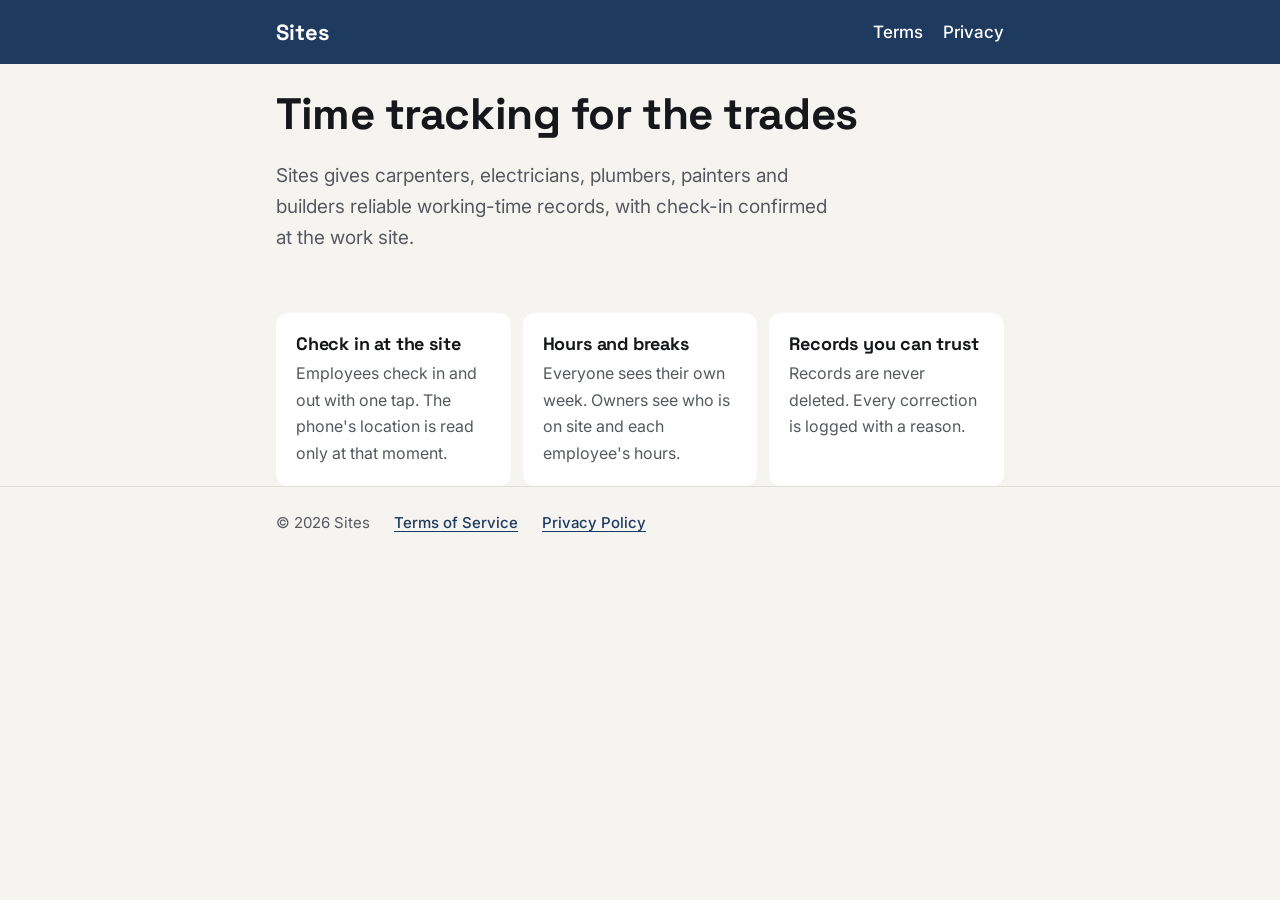
<file: index.html>
<!doctype html>
<html lang="en">
<head>
<meta charset="utf-8">
<meta name="viewport" content="width=device-width, initial-scale=1">
<title>Sites – Time tracking for the trades</title>
<meta name="description" content="Sites is simple time tracking for trade businesses, with GPS-verified check-in at the work site.">
<meta name="theme-color" content="#1F3A5F">
<link rel="preconnect" href="https://fonts.googleapis.com">
<link rel="preconnect" href="https://fonts.gstatic.com" crossorigin>
<link href="https://fonts.googleapis.com/css2?family=Inter:wght@400;500;600&family=Space+Grotesk:wght@700&display=swap" rel="stylesheet">
<link rel="stylesheet" href="style.css">
</head>
<body>
<header>
  <div class="wrap">
    <a class="brand" href="./">Sites</a>
    <nav><a href="terms/">Terms</a><a href="privacy/">Privacy</a></nav>
  </div>
</header>
<main class="wrap">
  <section class="hero">
    <h1>Time tracking for the trades</h1>
    <p>Sites gives carpenters, electricians, plumbers, painters and builders reliable working-time records, with check-in confirmed at the work site.</p>
  </section>
  <div class="cards">
    <div class="card"><h3>Check in at the site</h3><p>Employees check in and out with one tap. The phone's location is read only at that moment.</p></div>
    <div class="card"><h3>Hours and breaks</h3><p>Everyone sees their own week. Owners see who is on site and each employee's hours.</p></div>
    <div class="card"><h3>Records you can trust</h3><p>Records are never deleted. Every correction is logged with a reason.</p></div>
  </div>
</main>
<footer>
  <div class="wrap">
    <span>© 2026 Sites</span>
    <a href="terms/">Terms of Service</a>
    <a href="privacy/">Privacy Policy</a>
  </div>
</footer>
</body>
</html>
</file>
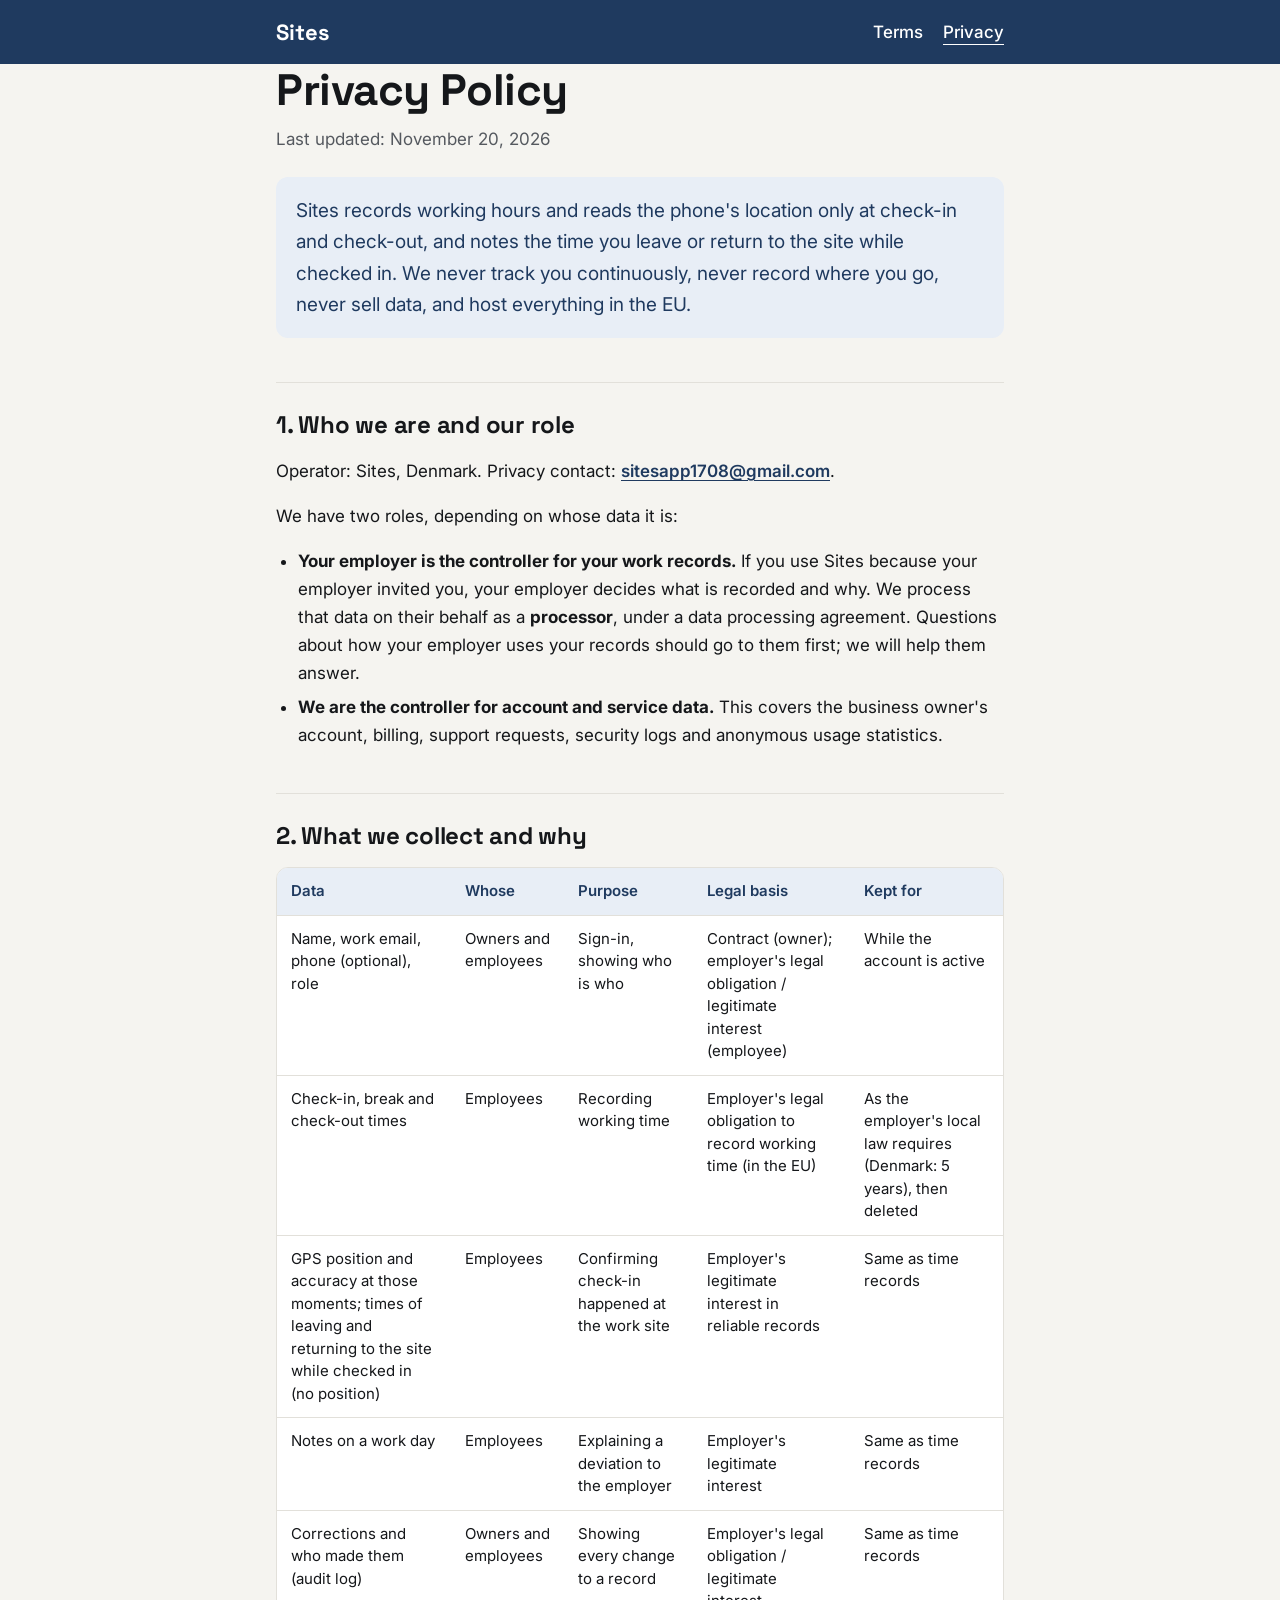
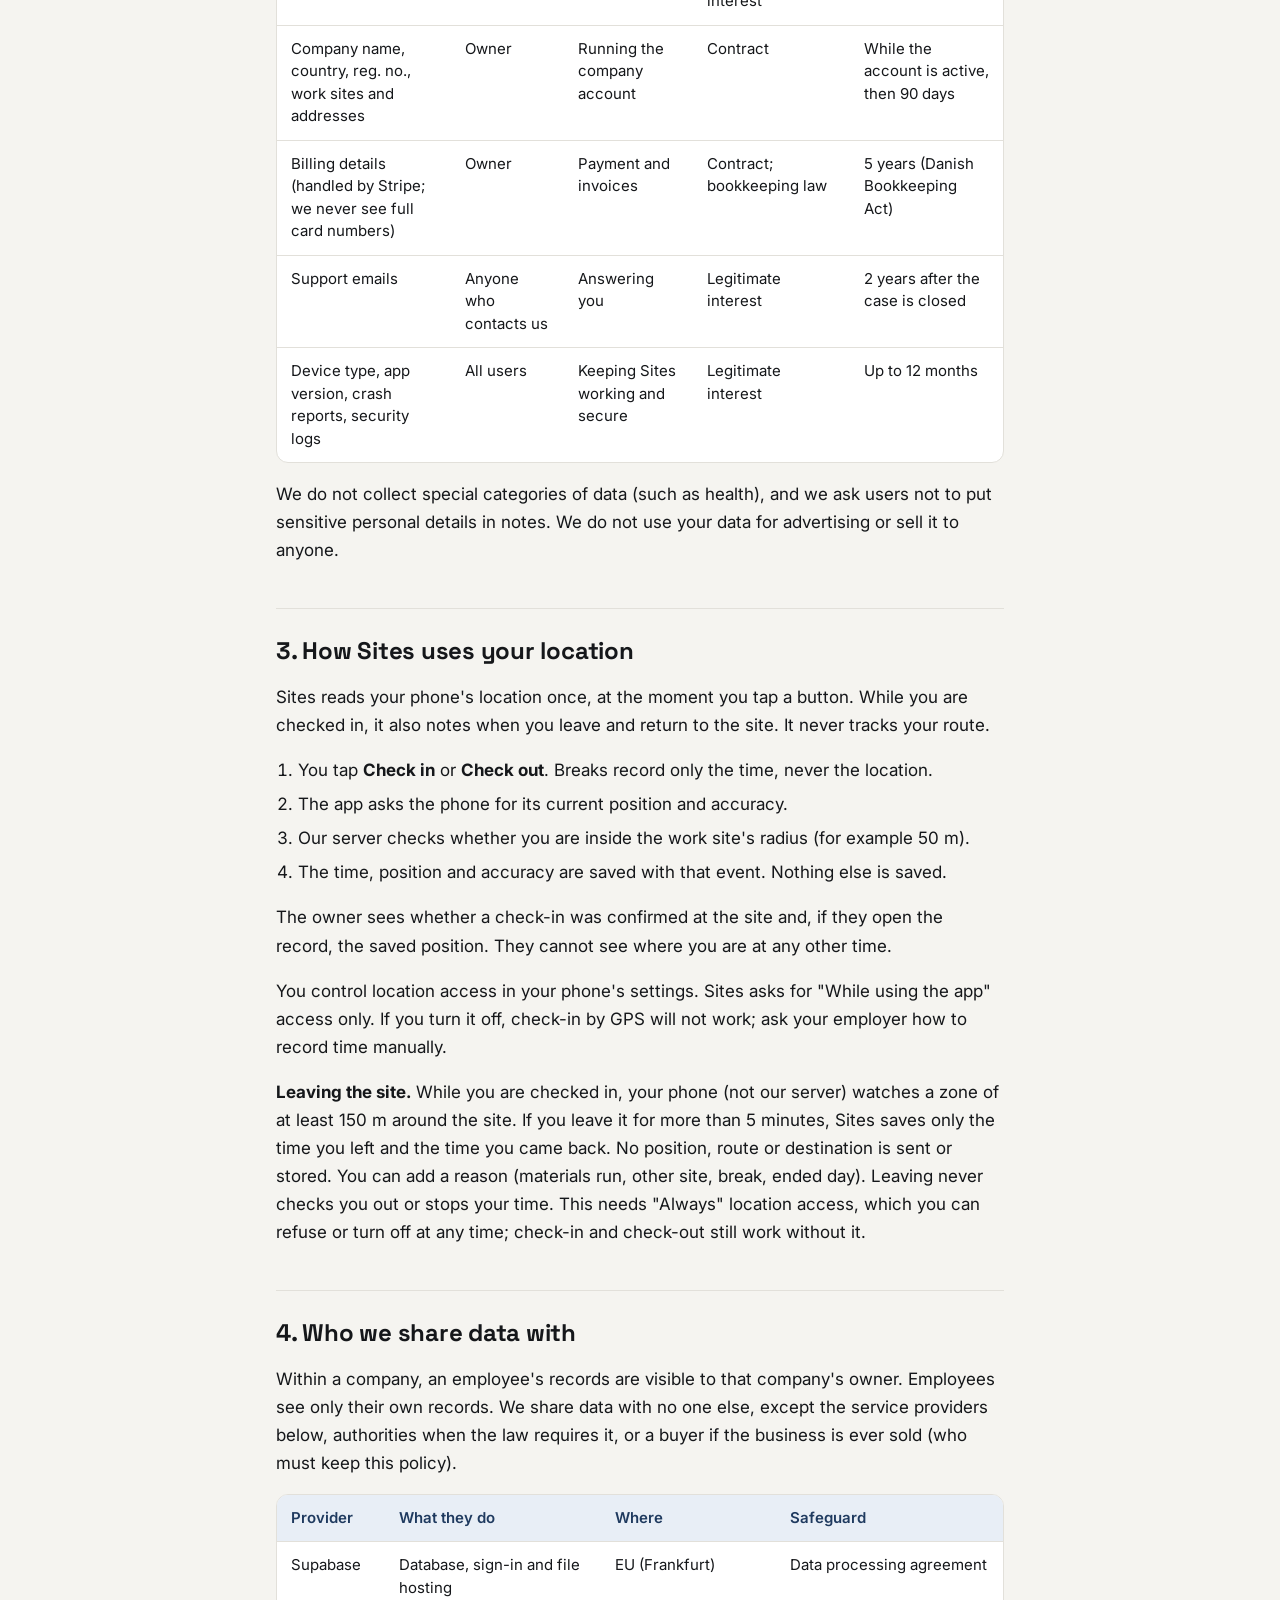
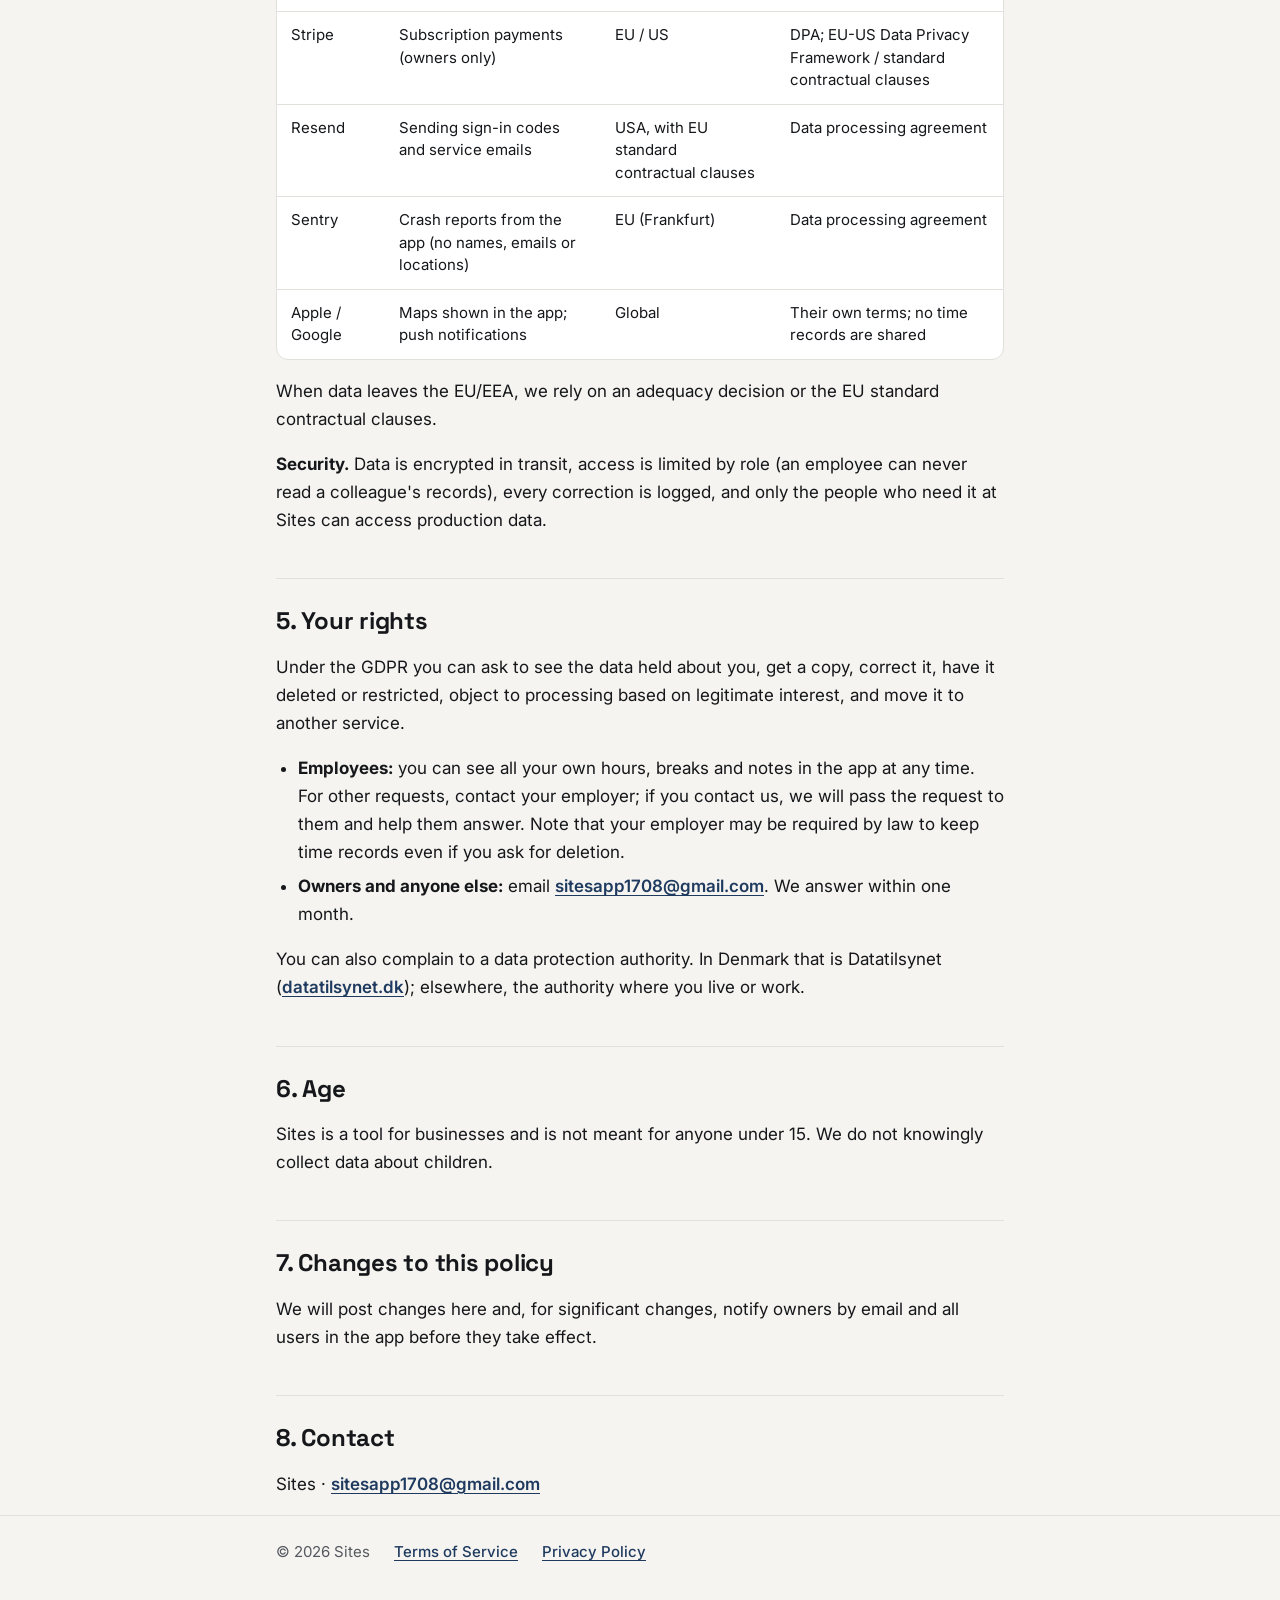
<file: privacy/index.html>
<!doctype html>
<html lang="en">
<head>
<meta charset="utf-8">
<meta name="viewport" content="width=device-width, initial-scale=1">
<title>Privacy Policy – Sites</title>
<meta name="description" content="What Sites records, why, who can see it, and your rights.">
<meta name="theme-color" content="#1F3A5F">
<link rel="preconnect" href="https://fonts.googleapis.com">
<link rel="preconnect" href="https://fonts.gstatic.com" crossorigin>
<link href="https://fonts.googleapis.com/css2?family=Inter:wght@400;500;600&family=Space+Grotesk:wght@700&display=swap" rel="stylesheet">
<link rel="stylesheet" href="../style.css">
</head>
<body>
<header>
  <div class="wrap">
    <a class="brand" href="../">Sites</a>
    <nav><a href="../terms/">Terms</a><a href="./" aria-current="page">Privacy</a></nav>
  </div>
</header>
<main class="wrap">
<h1>Privacy Policy</h1>
<p class="updated">Last updated: November 20, 2026</p>

<p class="lead">Sites records working hours and reads the phone's location only at check-in and check-out, and notes the time you leave or return to the site while checked in. We never track you continuously, never record where you go, never sell data, and host everything in the EU.</p>

<h2>1. Who we are and our role</h2>
<p>Operator: Sites, Denmark. Privacy contact: <a href="mailto:sitesapp1708@gmail.com">sitesapp1708@gmail.com</a>.</p>
<p>We have two roles, depending on whose data it is:</p>
<ul>
  <li><strong>Your employer is the controller for your work records.</strong> If you use Sites because your employer invited you, your employer decides what is recorded and why. We process that data on their behalf as a <strong>processor</strong>, under a data processing agreement. Questions about how your employer uses your records should go to them first; we will help them answer.</li>
  <li><strong>We are the controller for account and service data.</strong> This covers the business owner's account, billing, support requests, security logs and anonymous usage statistics.</li>
</ul>

<h2>2. What we collect and why</h2>
<div class="table">
<table>
  <thead><tr><th>Data</th><th>Whose</th><th>Purpose</th><th>Legal basis</th><th>Kept for</th></tr></thead>
  <tbody>
    <tr><td>Name, work email, phone (optional), role</td><td>Owners and employees</td><td>Sign-in, showing who is who</td><td>Contract (owner); employer's legal obligation / legitimate interest (employee)</td><td>While the account is active</td></tr>
    <tr><td>Check-in, break and check-out times</td><td>Employees</td><td>Recording working time</td><td>Employer's legal obligation to record working time (in the EU)</td><td>As the employer's local law requires (Denmark: 5 years), then deleted</td></tr>
    <tr><td>GPS position and accuracy at those moments; times of leaving and returning to the site while checked in (no position)</td><td>Employees</td><td>Confirming check-in happened at the work site</td><td>Employer's legitimate interest in reliable records</td><td>Same as time records</td></tr>
    <tr><td>Notes on a work day</td><td>Employees</td><td>Explaining a deviation to the employer</td><td>Employer's legitimate interest</td><td>Same as time records</td></tr>
    <tr><td>Corrections and who made them (audit log)</td><td>Owners and employees</td><td>Showing every change to a record</td><td>Employer's legal obligation / legitimate interest</td><td>Same as time records</td></tr>
    <tr><td>Company name, country, reg. no., work sites and addresses</td><td>Owner</td><td>Running the company account</td><td>Contract</td><td>While the account is active, then 90 days</td></tr>
    <tr><td>Billing details (handled by Stripe; we never see full card numbers)</td><td>Owner</td><td>Payment and invoices</td><td>Contract; bookkeeping law</td><td>5 years (Danish Bookkeeping Act)</td></tr>
    <tr><td>Support emails</td><td>Anyone who contacts us</td><td>Answering you</td><td>Legitimate interest</td><td>2 years after the case is closed</td></tr>
    <tr><td>Device type, app version, crash reports, security logs</td><td>All users</td><td>Keeping Sites working and secure</td><td>Legitimate interest</td><td>Up to 12 months</td></tr>
  </tbody>
</table>
</div>
<p>We do not collect special categories of data (such as health), and we ask users not to put sensitive personal details in notes. We do not use your data for advertising or sell it to anyone.</p>

<h2>3. How Sites uses your location</h2>
<p>Sites reads your phone's location once, at the moment you tap a button. While you are checked in, it also notes when you leave and return to the site. It never tracks your route.</p>
<ol>
  <li>You tap <strong>Check in</strong> or <strong>Check out</strong>. Breaks record only the time, never the location.</li>
  <li>The app asks the phone for its current position and accuracy.</li>
  <li>Our server checks whether you are inside the work site's radius (for example 50 m).</li>
  <li>The time, position and accuracy are saved with that event. Nothing else is saved.</li>
</ol>
<p>The owner sees whether a check-in was confirmed at the site and, if they open the record, the saved position. They cannot see where you are at any other time.</p>
<p>You control location access in your phone's settings. Sites asks for "While using the app" access only. If you turn it off, check-in by GPS will not work; ask your employer how to record time manually.</p>
<p><strong>Leaving the site.</strong> While you are checked in, your phone (not our server) watches a zone of at least 150 m around the site. If you leave it for more than 5 minutes, Sites saves only the time you left and the time you came back. No position, route or destination is sent or stored. You can add a reason (materials run, other site, break, ended day). Leaving never checks you out or stops your time. This needs "Always" location access, which you can refuse or turn off at any time; check-in and check-out still work without it.</p>

<h2>4. Who we share data with</h2>
<p>Within a company, an employee's records are visible to that company's owner. Employees see only their own records. We share data with no one else, except the service providers below, authorities when the law requires it, or a buyer if the business is ever sold (who must keep this policy).</p>
<div class="table">
<table>
  <thead><tr><th>Provider</th><th>What they do</th><th>Where</th><th>Safeguard</th></tr></thead>
  <tbody>
    <tr><td>Supabase</td><td>Database, sign-in and file hosting</td><td>EU (Frankfurt)</td><td>Data processing agreement</td></tr>
    <tr><td>Stripe</td><td>Subscription payments (owners only)</td><td>EU / US</td><td>DPA; EU-US Data Privacy Framework / standard contractual clauses</td></tr>
    <tr><td>Resend</td><td>Sending sign-in codes and service emails</td><td>USA, with EU standard contractual clauses</td><td>Data processing agreement</td></tr>
    <tr><td>Sentry</td><td>Crash reports from the app (no names, emails or locations)</td><td>EU (Frankfurt)</td><td>Data processing agreement</td></tr>
    <tr><td>Apple / Google</td><td>Maps shown in the app; push notifications</td><td>Global</td><td>Their own terms; no time records are shared</td></tr>
  </tbody>
</table>
</div>
<p>When data leaves the EU/EEA, we rely on an adequacy decision or the EU standard contractual clauses.</p>
<p><strong>Security.</strong> Data is encrypted in transit, access is limited by role (an employee can never read a colleague's records), every correction is logged, and only the people who need it at Sites can access production data.</p>

<h2>5. Your rights</h2>
<p>Under the GDPR you can ask to see the data held about you, get a copy, correct it, have it deleted or restricted, object to processing based on legitimate interest, and move it to another service.</p>
<ul>
  <li><strong>Employees:</strong> you can see all your own hours, breaks and notes in the app at any time. For other requests, contact your employer; if you contact us, we will pass the request to them and help them answer. Note that your employer may be required by law to keep time records even if you ask for deletion.</li>
  <li><strong>Owners and anyone else:</strong> email <a href="mailto:sitesapp1708@gmail.com">sitesapp1708@gmail.com</a>. We answer within one month.</li>
</ul>
<p>You can also complain to a data protection authority. In Denmark that is Datatilsynet (<a href="https://www.datatilsynet.dk">datatilsynet.dk</a>); elsewhere, the authority where you live or work.</p>

<h2>6. Age</h2>
<p>Sites is a tool for businesses and is not meant for anyone under 15. We do not knowingly collect data about children.</p>

<h2>7. Changes to this policy</h2>
<p>We will post changes here and, for significant changes, notify owners by email and all users in the app before they take effect.</p>

<h2>8. Contact</h2>
<p>Sites · <a href="mailto:sitesapp1708@gmail.com">sitesapp1708@gmail.com</a></p>
</main>
<footer>
  <div class="wrap">
    <span>© 2026 Sites</span>
    <a href="../terms/">Terms of Service</a>
    <a href="./">Privacy Policy</a>
  </div>
</footer>
</body>
</html>
</file>
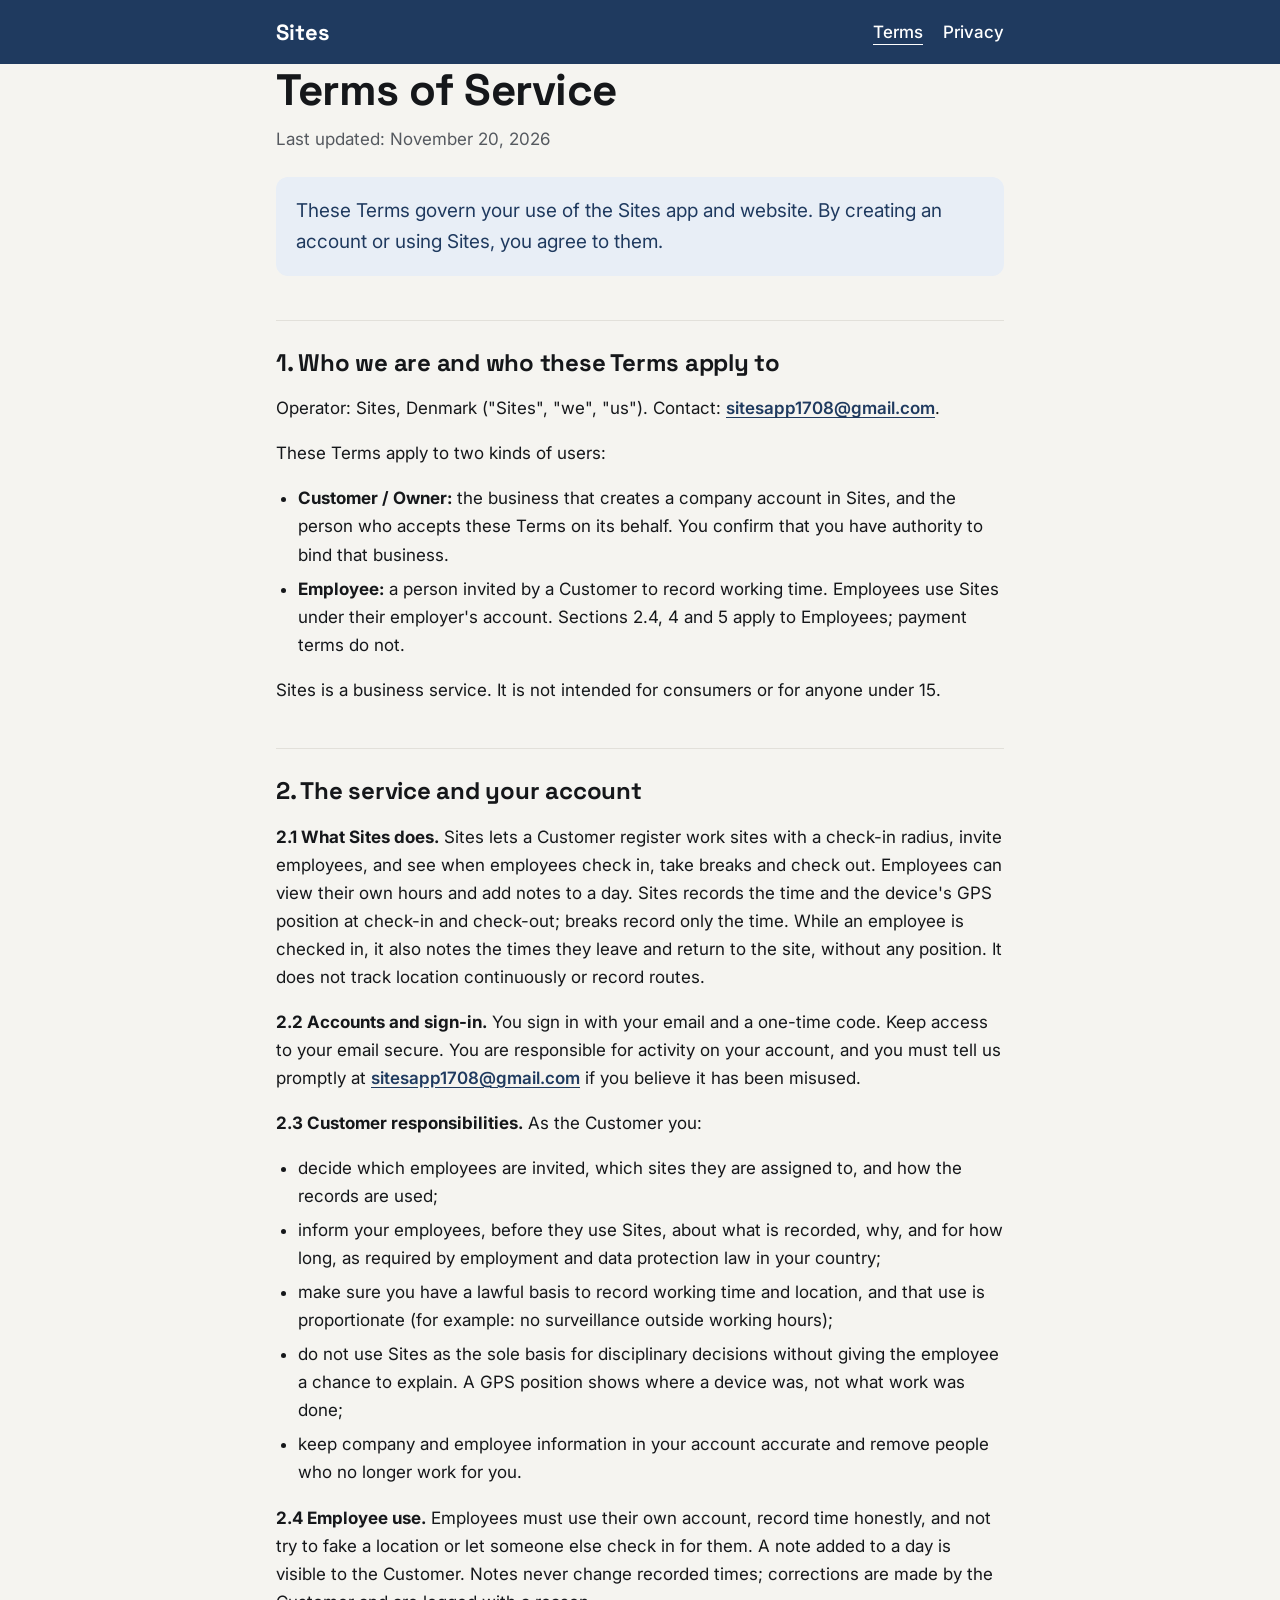
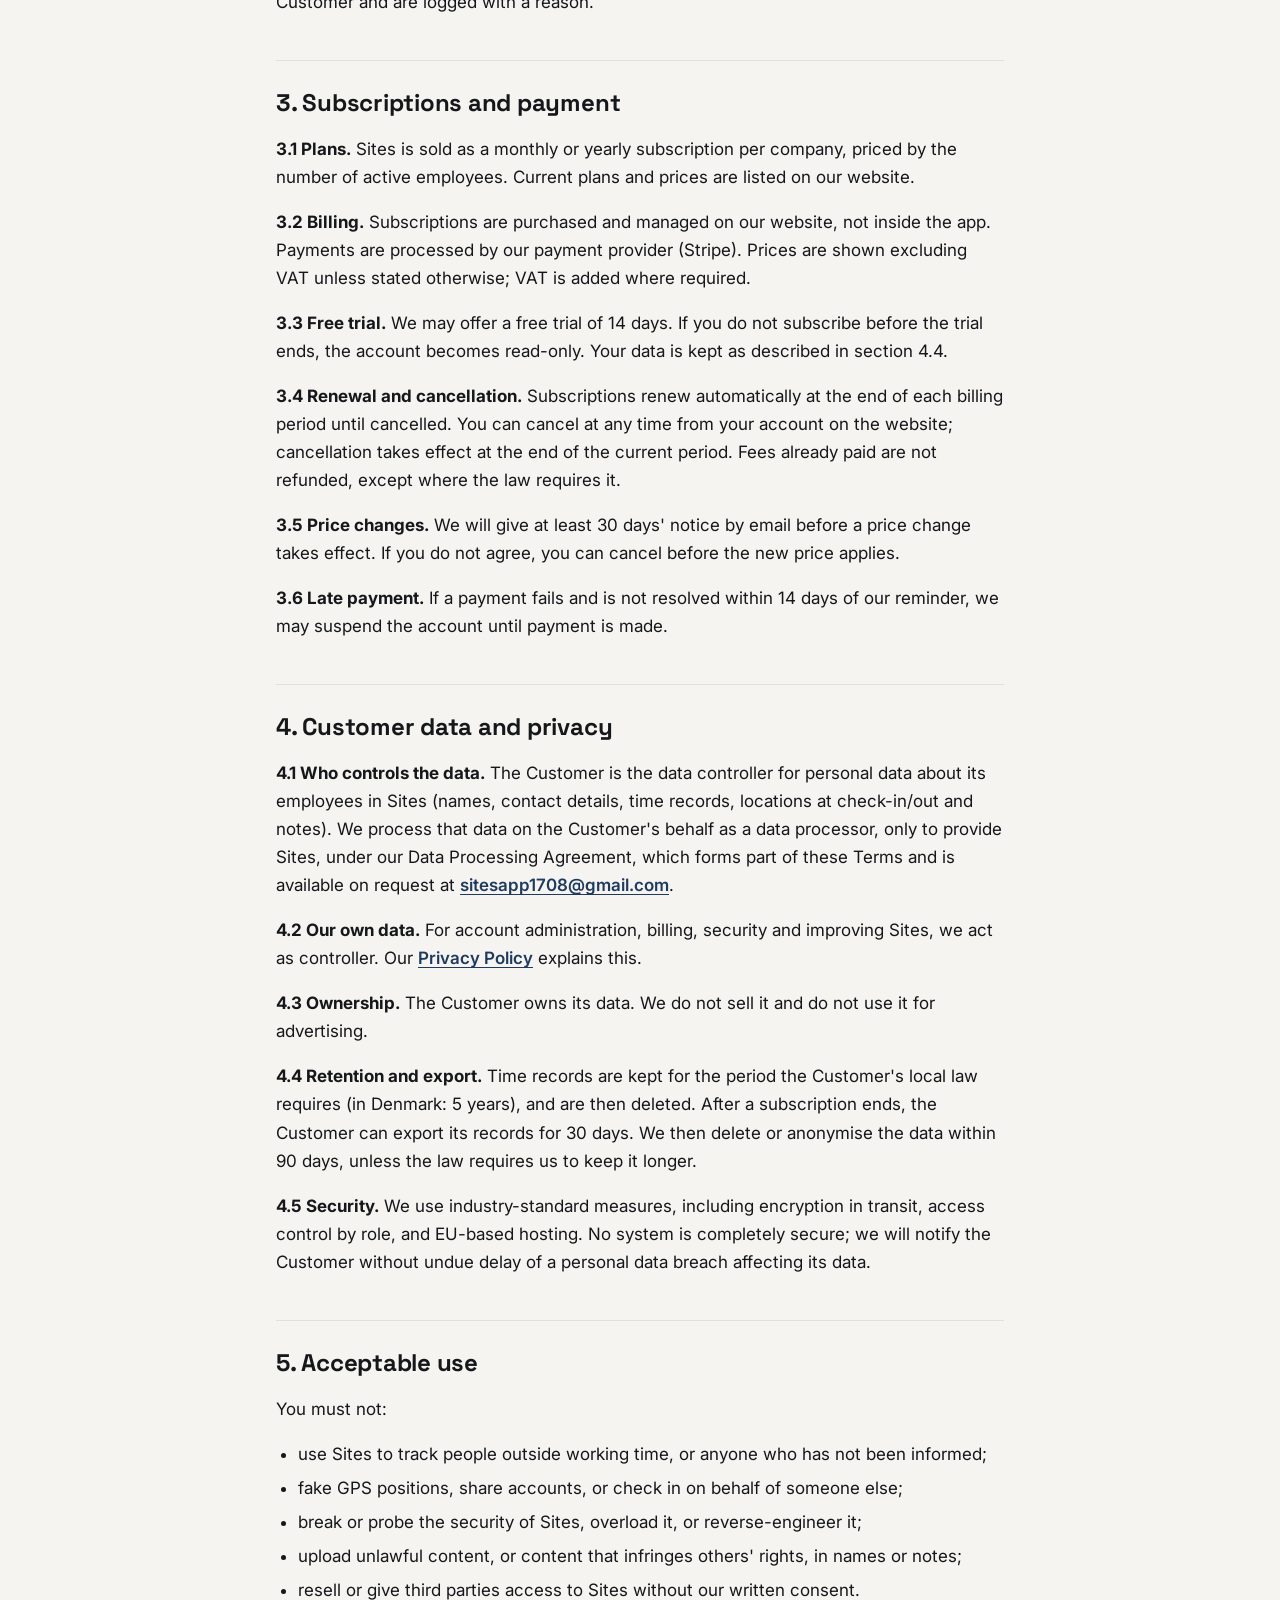
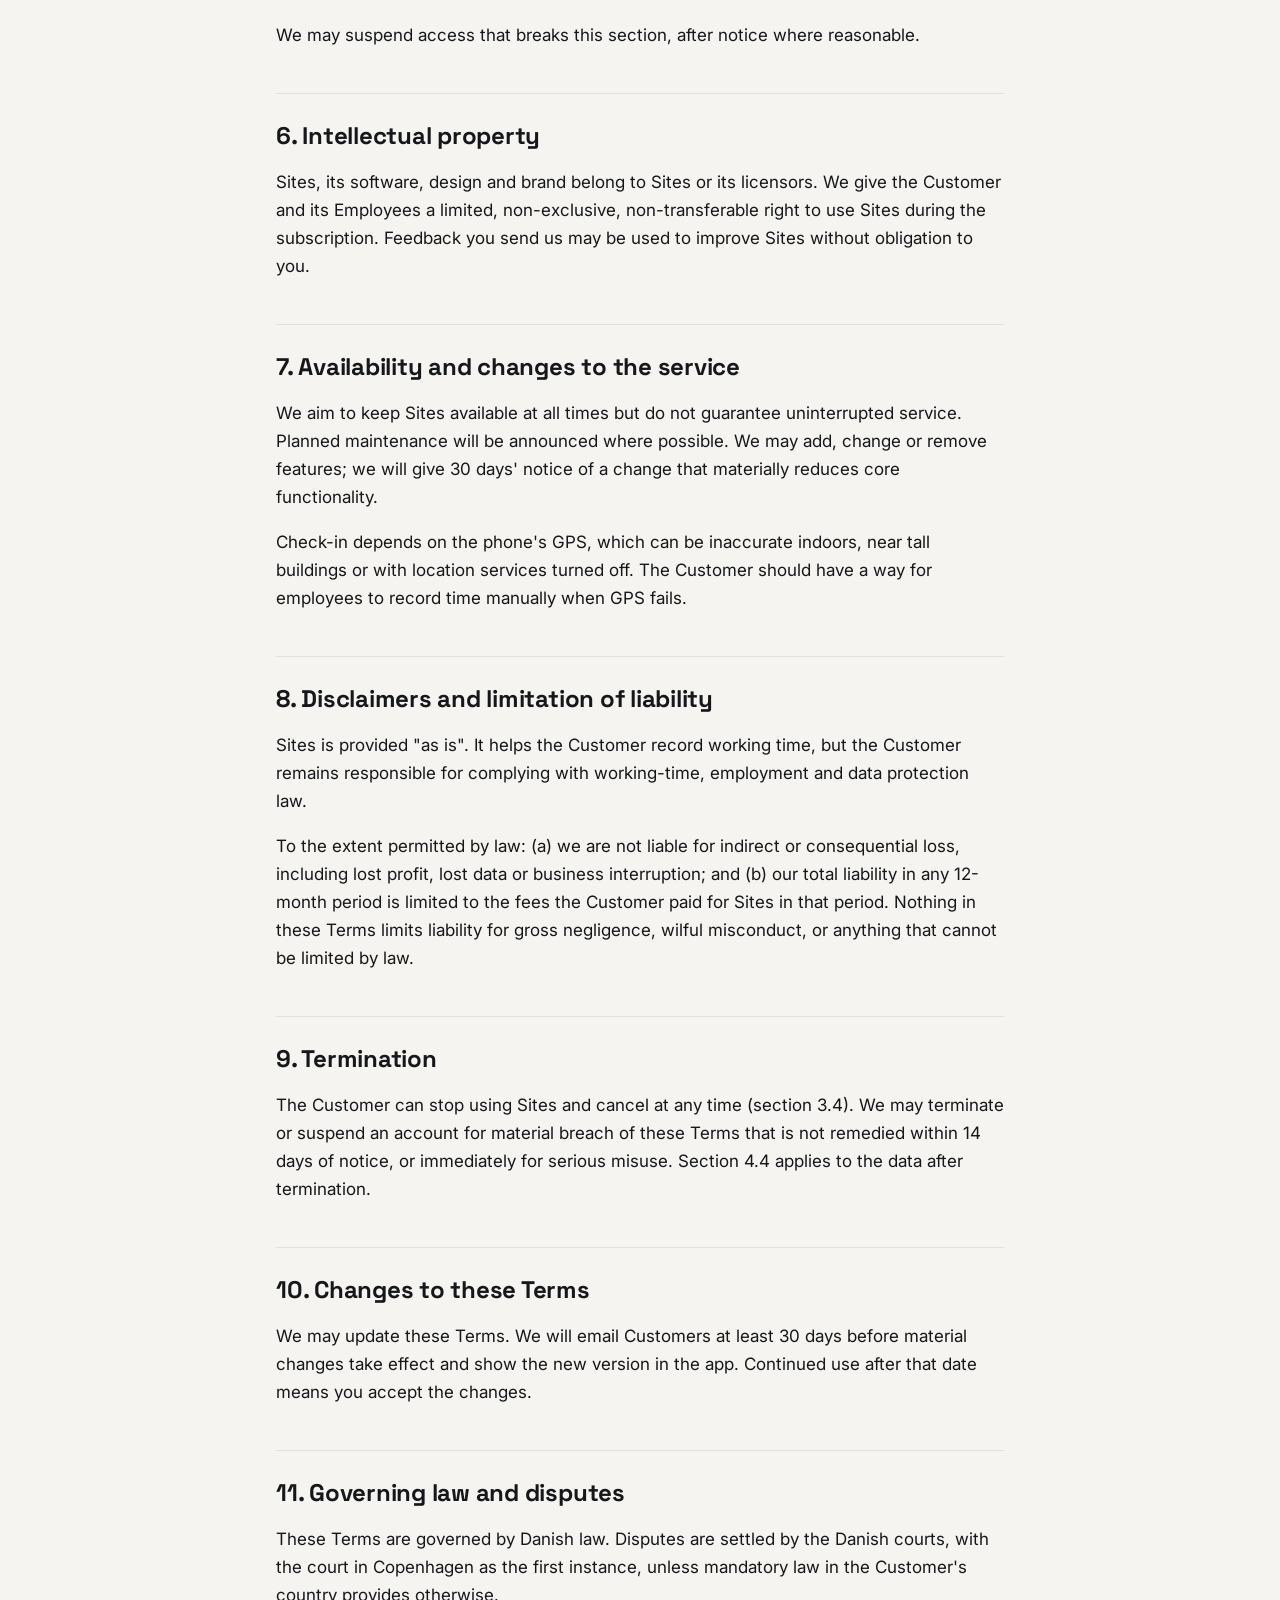
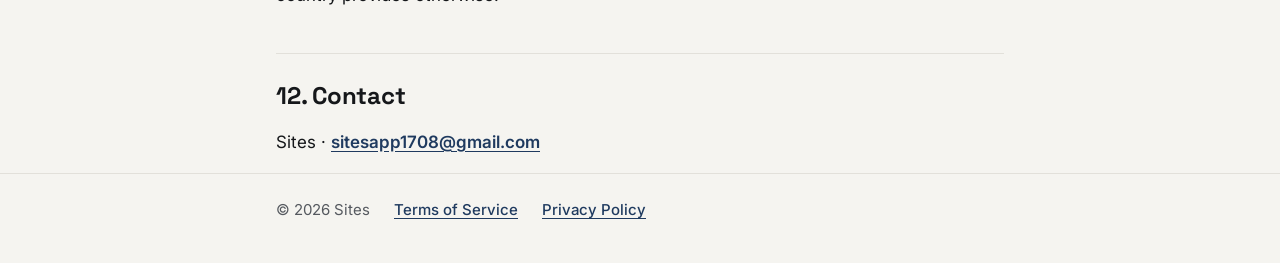
<file: terms/index.html>
<!doctype html>
<html lang="en">
<head>
<meta charset="utf-8">
<meta name="viewport" content="width=device-width, initial-scale=1">
<title>Terms of Service – Sites</title>
<meta name="description" content="The terms that apply to businesses and employees using Sites.">
<meta name="theme-color" content="#1F3A5F">
<link rel="preconnect" href="https://fonts.googleapis.com">
<link rel="preconnect" href="https://fonts.gstatic.com" crossorigin>
<link href="https://fonts.googleapis.com/css2?family=Inter:wght@400;500;600&family=Space+Grotesk:wght@700&display=swap" rel="stylesheet">
<link rel="stylesheet" href="../style.css">
</head>
<body>
<header>
  <div class="wrap">
    <a class="brand" href="../">Sites</a>
    <nav><a href="./" aria-current="page">Terms</a><a href="../privacy/">Privacy</a></nav>
  </div>
</header>
<main class="wrap">
<h1>Terms of Service</h1>
<p class="updated">Last updated: November 20, 2026</p>

<p class="lead">These Terms govern your use of the Sites app and website. By creating an account or using Sites, you agree to them.</p>

<h2>1. Who we are and who these Terms apply to</h2>
<p>Operator: Sites, Denmark ("Sites", "we", "us"). Contact: <a href="mailto:sitesapp1708@gmail.com">sitesapp1708@gmail.com</a>.</p>
<p>These Terms apply to two kinds of users:</p>
<ul>
  <li><strong>Customer / Owner:</strong> the business that creates a company account in Sites, and the person who accepts these Terms on its behalf. You confirm that you have authority to bind that business.</li>
  <li><strong>Employee:</strong> a person invited by a Customer to record working time. Employees use Sites under their employer's account. Sections 2.4, 4 and 5 apply to Employees; payment terms do not.</li>
</ul>
<p>Sites is a business service. It is not intended for consumers or for anyone under 15.</p>

<h2>2. The service and your account</h2>
<p><strong>2.1 What Sites does.</strong> Sites lets a Customer register work sites with a check-in radius, invite employees, and see when employees check in, take breaks and check out. Employees can view their own hours and add notes to a day. Sites records the time and the device's GPS position at check-in and check-out; breaks record only the time. While an employee is checked in, it also notes the times they leave and return to the site, without any position. It does not track location continuously or record routes.</p>
<p><strong>2.2 Accounts and sign-in.</strong> You sign in with your email and a one-time code. Keep access to your email secure. You are responsible for activity on your account, and you must tell us promptly at <a href="mailto:sitesapp1708@gmail.com">sitesapp1708@gmail.com</a> if you believe it has been misused.</p>
<p><strong>2.3 Customer responsibilities.</strong> As the Customer you:</p>
<ul>
  <li>decide which employees are invited, which sites they are assigned to, and how the records are used;</li>
  <li>inform your employees, before they use Sites, about what is recorded, why, and for how long, as required by employment and data protection law in your country;</li>
  <li>make sure you have a lawful basis to record working time and location, and that use is proportionate (for example: no surveillance outside working hours);</li>
  <li>do not use Sites as the sole basis for disciplinary decisions without giving the employee a chance to explain. A GPS position shows where a device was, not what work was done;</li>
  <li>keep company and employee information in your account accurate and remove people who no longer work for you.</li>
</ul>
<p><strong>2.4 Employee use.</strong> Employees must use their own account, record time honestly, and not try to fake a location or let someone else check in for them. A note added to a day is visible to the Customer. Notes never change recorded times; corrections are made by the Customer and are logged with a reason.</p>

<h2>3. Subscriptions and payment</h2>
<p><strong>3.1 Plans.</strong> Sites is sold as a monthly or yearly subscription per company, priced by the number of active employees. Current plans and prices are listed on our website.</p>
<p><strong>3.2 Billing.</strong> Subscriptions are purchased and managed on our website, not inside the app. Payments are processed by our payment provider (Stripe). Prices are shown excluding VAT unless stated otherwise; VAT is added where required.</p>
<p><strong>3.3 Free trial.</strong> We may offer a free trial of 14 days. If you do not subscribe before the trial ends, the account becomes read-only. Your data is kept as described in section 4.4.</p>
<p><strong>3.4 Renewal and cancellation.</strong> Subscriptions renew automatically at the end of each billing period until cancelled. You can cancel at any time from your account on the website; cancellation takes effect at the end of the current period. Fees already paid are not refunded, except where the law requires it.</p>
<p><strong>3.5 Price changes.</strong> We will give at least 30 days' notice by email before a price change takes effect. If you do not agree, you can cancel before the new price applies.</p>
<p><strong>3.6 Late payment.</strong> If a payment fails and is not resolved within 14 days of our reminder, we may suspend the account until payment is made.</p>

<h2>4. Customer data and privacy</h2>
<p><strong>4.1 Who controls the data.</strong> The Customer is the data controller for personal data about its employees in Sites (names, contact details, time records, locations at check-in/out and notes). We process that data on the Customer's behalf as a data processor, only to provide Sites, under our Data Processing Agreement, which forms part of these Terms and is available on request at <a href="mailto:sitesapp1708@gmail.com">sitesapp1708@gmail.com</a>.</p>
<p><strong>4.2 Our own data.</strong> For account administration, billing, security and improving Sites, we act as controller. Our <a href="../privacy/">Privacy Policy</a> explains this.</p>
<p><strong>4.3 Ownership.</strong> The Customer owns its data. We do not sell it and do not use it for advertising.</p>
<p><strong>4.4 Retention and export.</strong> Time records are kept for the period the Customer's local law requires (in Denmark: 5 years), and are then deleted. After a subscription ends, the Customer can export its records for 30 days. We then delete or anonymise the data within 90 days, unless the law requires us to keep it longer.</p>
<p><strong>4.5 Security.</strong> We use industry-standard measures, including encryption in transit, access control by role, and EU-based hosting. No system is completely secure; we will notify the Customer without undue delay of a personal data breach affecting its data.</p>

<h2>5. Acceptable use</h2>
<p>You must not:</p>
<ul>
  <li>use Sites to track people outside working time, or anyone who has not been informed;</li>
  <li>fake GPS positions, share accounts, or check in on behalf of someone else;</li>
  <li>break or probe the security of Sites, overload it, or reverse-engineer it;</li>
  <li>upload unlawful content, or content that infringes others' rights, in names or notes;</li>
  <li>resell or give third parties access to Sites without our written consent.</li>
</ul>
<p>We may suspend access that breaks this section, after notice where reasonable.</p>

<h2>6. Intellectual property</h2>
<p>Sites, its software, design and brand belong to Sites or its licensors. We give the Customer and its Employees a limited, non-exclusive, non-transferable right to use Sites during the subscription. Feedback you send us may be used to improve Sites without obligation to you.</p>

<h2>7. Availability and changes to the service</h2>
<p>We aim to keep Sites available at all times but do not guarantee uninterrupted service. Planned maintenance will be announced where possible. We may add, change or remove features; we will give 30 days' notice of a change that materially reduces core functionality.</p>
<p>Check-in depends on the phone's GPS, which can be inaccurate indoors, near tall buildings or with location services turned off. The Customer should have a way for employees to record time manually when GPS fails.</p>

<h2>8. Disclaimers and limitation of liability</h2>
<p>Sites is provided "as is". It helps the Customer record working time, but the Customer remains responsible for complying with working-time, employment and data protection law.</p>
<p>To the extent permitted by law: (a) we are not liable for indirect or consequential loss, including lost profit, lost data or business interruption; and (b) our total liability in any 12-month period is limited to the fees the Customer paid for Sites in that period. Nothing in these Terms limits liability for gross negligence, wilful misconduct, or anything that cannot be limited by law.</p>

<h2>9. Termination</h2>
<p>The Customer can stop using Sites and cancel at any time (section 3.4). We may terminate or suspend an account for material breach of these Terms that is not remedied within 14 days of notice, or immediately for serious misuse. Section 4.4 applies to the data after termination.</p>

<h2>10. Changes to these Terms</h2>
<p>We may update these Terms. We will email Customers at least 30 days before material changes take effect and show the new version in the app. Continued use after that date means you accept the changes.</p>

<h2>11. Governing law and disputes</h2>
<p>These Terms are governed by Danish law. Disputes are settled by the Danish courts, with the court in Copenhagen as the first instance, unless mandatory law in the Customer's country provides otherwise.</p>

<h2>12. Contact</h2>
<p>Sites · <a href="mailto:sitesapp1708@gmail.com">sitesapp1708@gmail.com</a></p>
</main>
<footer>
  <div class="wrap">
    <span>© 2026 Sites</span>
    <a href="./">Terms of Service</a>
    <a href="../privacy/">Privacy Policy</a>
  </div>
</footer>
</body>
</html>
</file>
<file: style.css>
:root {
  --blue: #1F3A5F;
  --blue-light: #E8EEF6;
  --bg: #F5F4F0;
  --surface: #FFFFFF;
  --text: #15171A;
  --grey: #55595F;
  --line: #E2E0DA;
  --todo-bg: #FBF1D6;
  --todo-text: #5C4400;
}

* { box-sizing: border-box; }

html { -webkit-text-size-adjust: 100%; }

body {
  margin: 0;
  background: var(--bg);
  color: var(--text);
  font: 17px/1.65 Inter, system-ui, -apple-system, "Segoe UI", sans-serif;
}

a { color: var(--blue); font-weight: 600; text-underline-offset: 3px; }

.wrap { max-width: 760px; margin: 0 auto; padding: 0 16px; }

header { background: var(--blue); color: #fff; }
header .wrap { display: flex; align-items: center; justify-content: space-between; min-height: 64px; gap: 16px; }
.brand { display: flex; align-items: center; gap: 10px; color: #fff; text-decoration: none; font: 700 22px/1 "Space Grotesk", sans-serif; }
nav { display: flex; gap: 20px; }
nav a { color: #fff; font-weight: 500; text-decoration: none; padding: 10px 0; }
nav a[aria-current="page"] { text-decoration: underline; text-underline-offset: 6px; }

main { padding: 40px 0 72px; }

h1, h2, h3 { font-family: "Space Grotesk", sans-serif; line-height: 1.2; letter-spacing: -0.01em; }
h1 { font-size: clamp(32px, 6vw, 44px); margin: 0 0 8px; }
h2 { font-size: 24px; margin: 44px 0 12px; padding-top: 28px; border-top: 1px solid var(--line); }
h3 { font-size: 18px; }

.updated { color: var(--grey); margin: 0 0 24px; }
.lead { font-size: 19px; background: var(--blue-light); color: var(--blue); padding: 18px 20px; border-radius: 12px; }

p, li { color: var(--text); }
ul, ol { padding-left: 22px; }
li { margin-bottom: 6px; }

.table { overflow-x: auto; margin: 16px 0; background: var(--surface); border: 1px solid var(--line); border-radius: 12px; }
table { width: 100%; min-width: 560px; border-collapse: collapse; font-size: 15px; line-height: 1.5; }
th, td { text-align: left; vertical-align: top; padding: 12px 14px; border-bottom: 1px solid var(--line); }
th { background: var(--blue-light); color: var(--blue); font-weight: 600; }
tr:last-child td { border-bottom: 0; }

/* Details still to be filled in before launch. */
.todo { background: var(--todo-bg); color: var(--todo-text); padding: 0 4px; border-radius: 4px; font-weight: 600; }

.hero { padding: 24px 0 8px; }
.hero p { font-size: 19px; color: var(--grey); max-width: 560px; }
.cards { display: grid; gap: 12px; grid-template-columns: repeat(auto-fit, minmax(220px, 1fr)); margin-top: 32px; }
.card { background: var(--surface); border-radius: 12px; padding: 20px; }
.card h3 { margin: 0 0 6px; }
.card p { margin: 0; color: var(--grey); font-size: 16px; }

footer { border-top: 1px solid var(--line); padding: 24px 0 40px; color: var(--grey); font-size: 15px; }
footer .wrap { display: flex; flex-wrap: wrap; gap: 8px 24px; }
footer a { font-weight: 500; }
</file>
